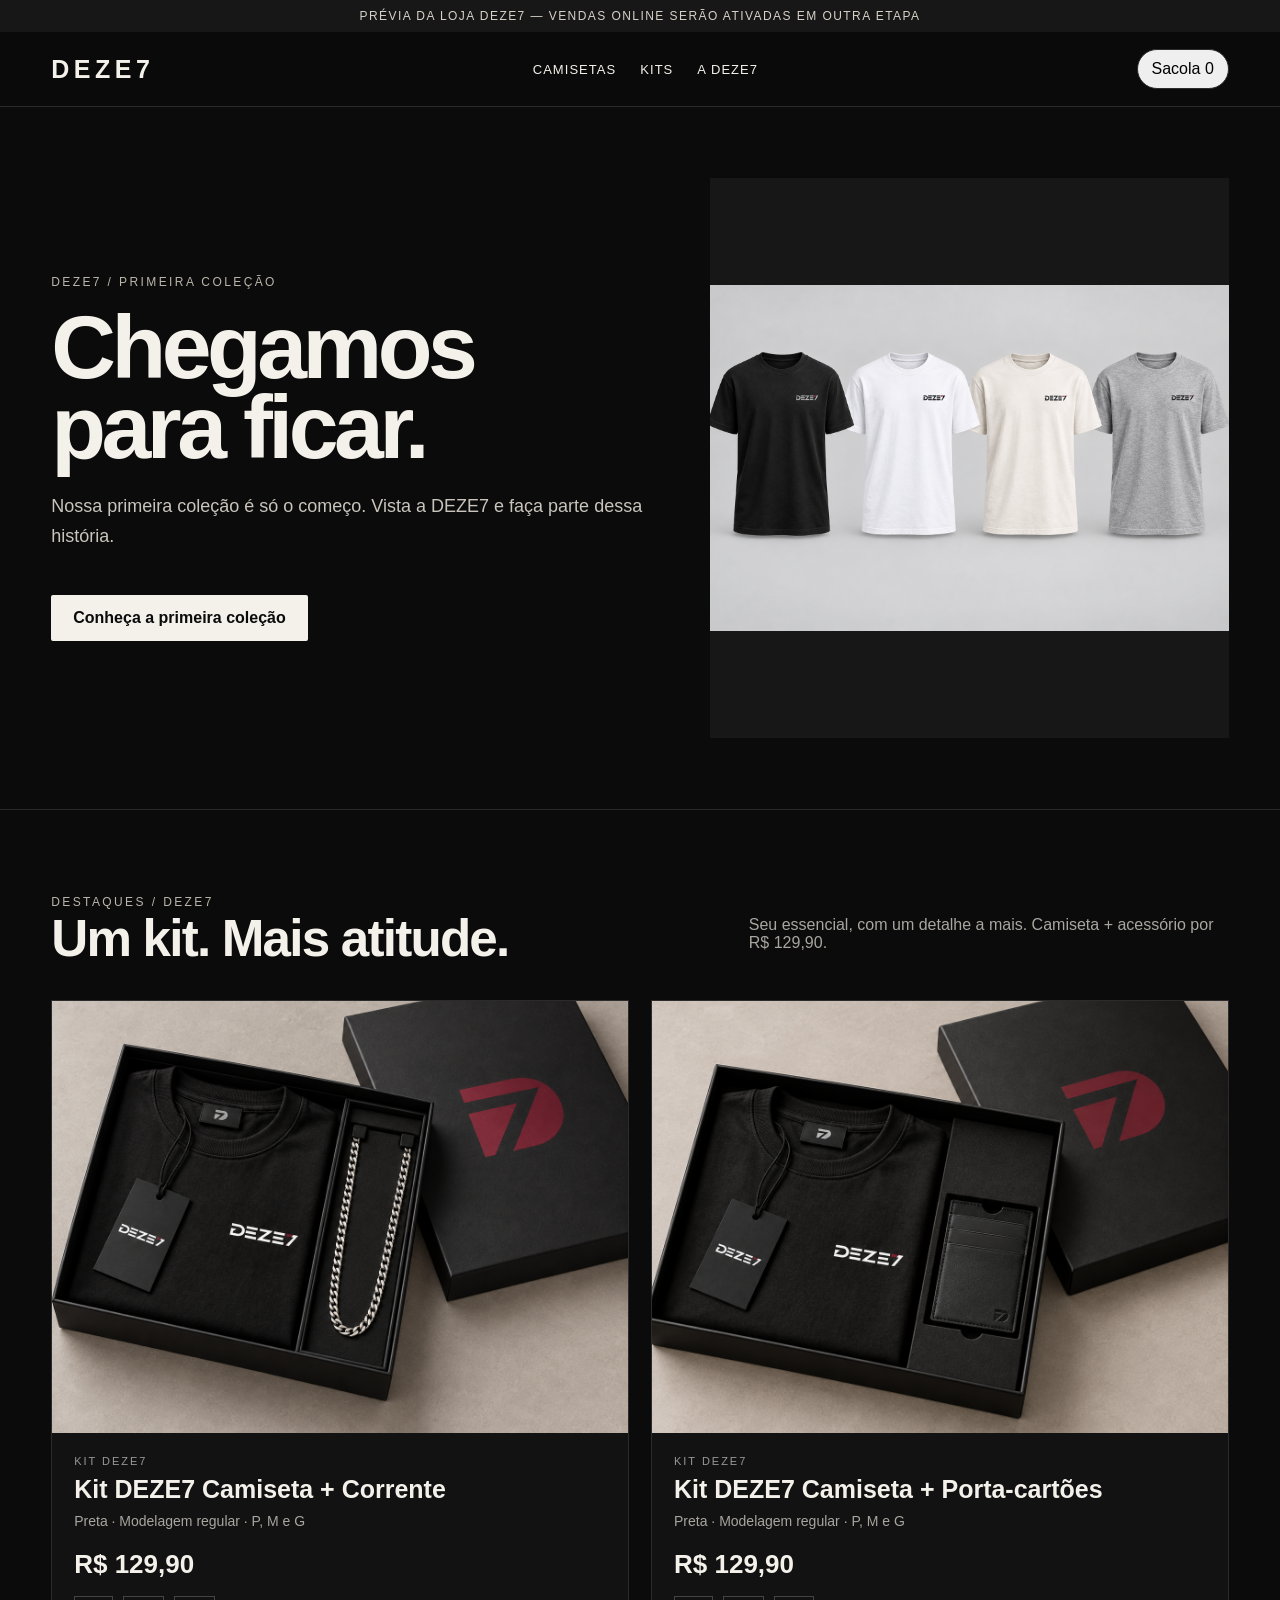
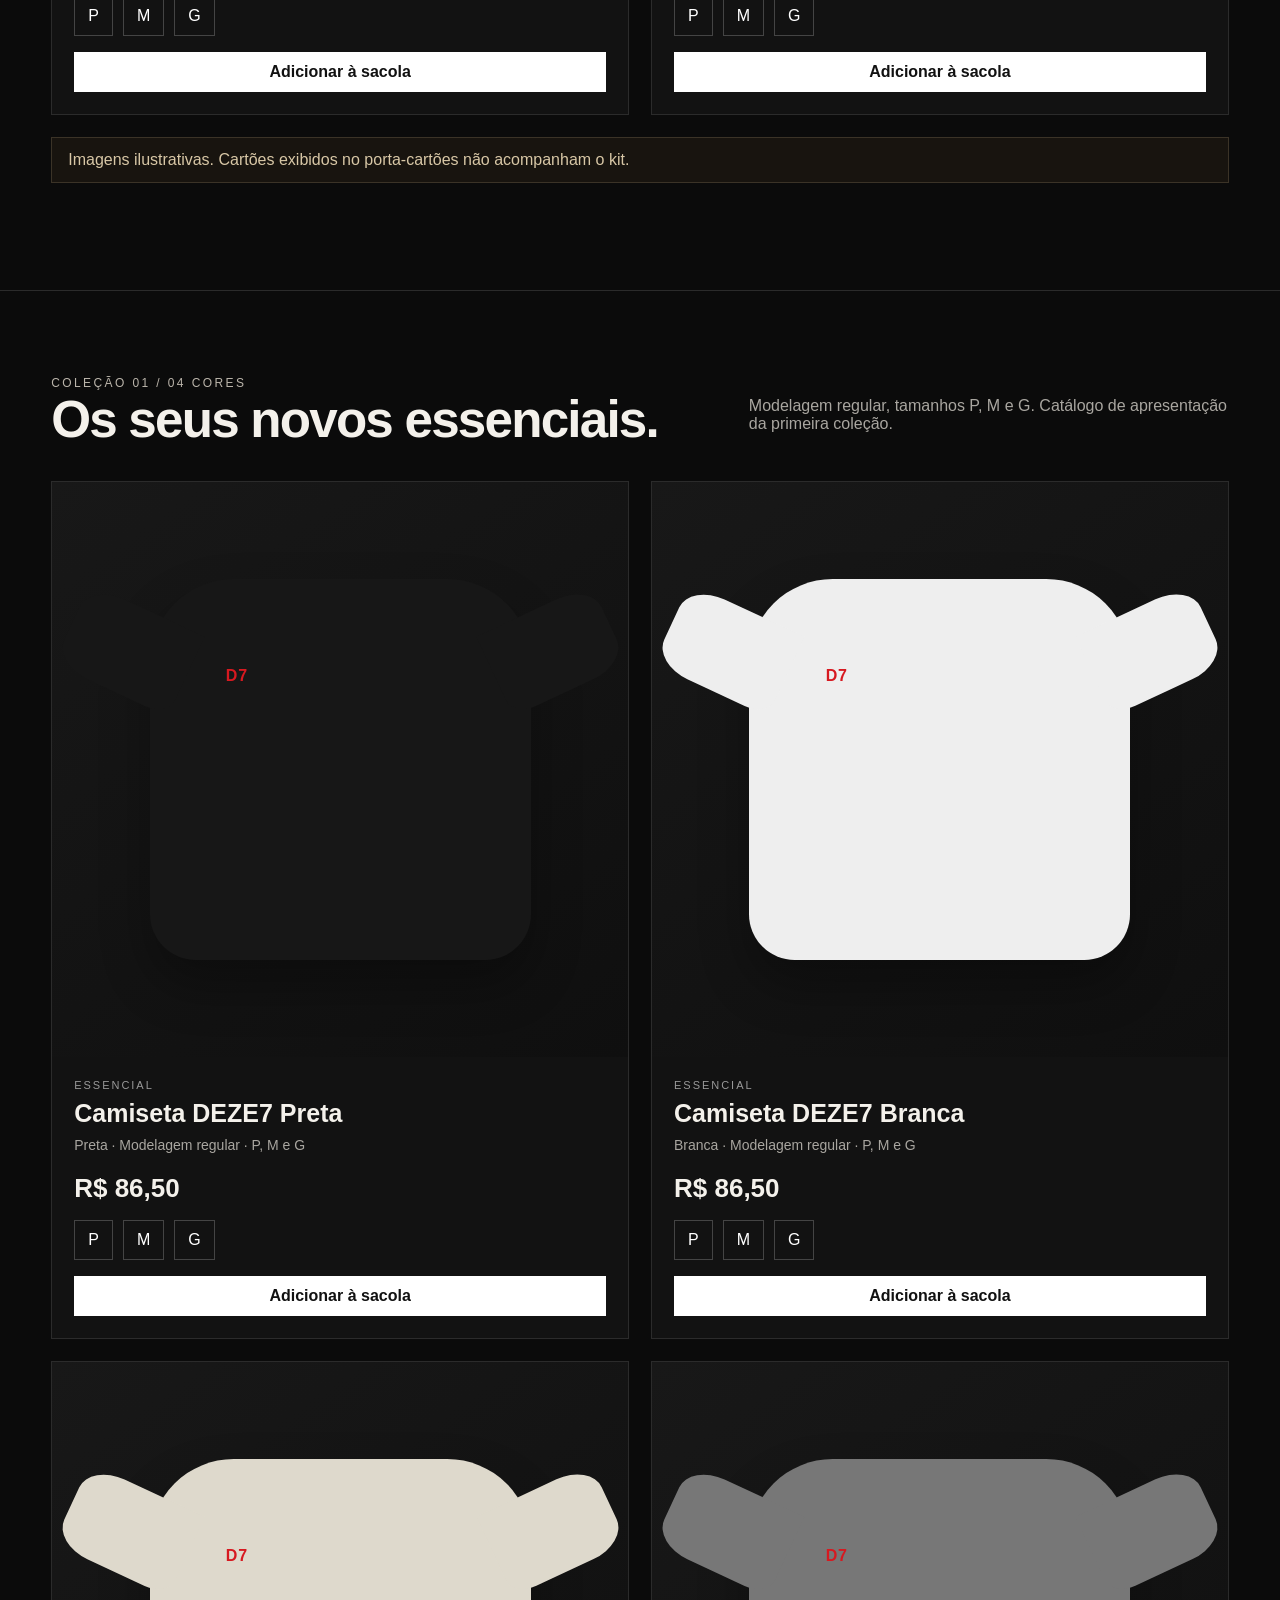
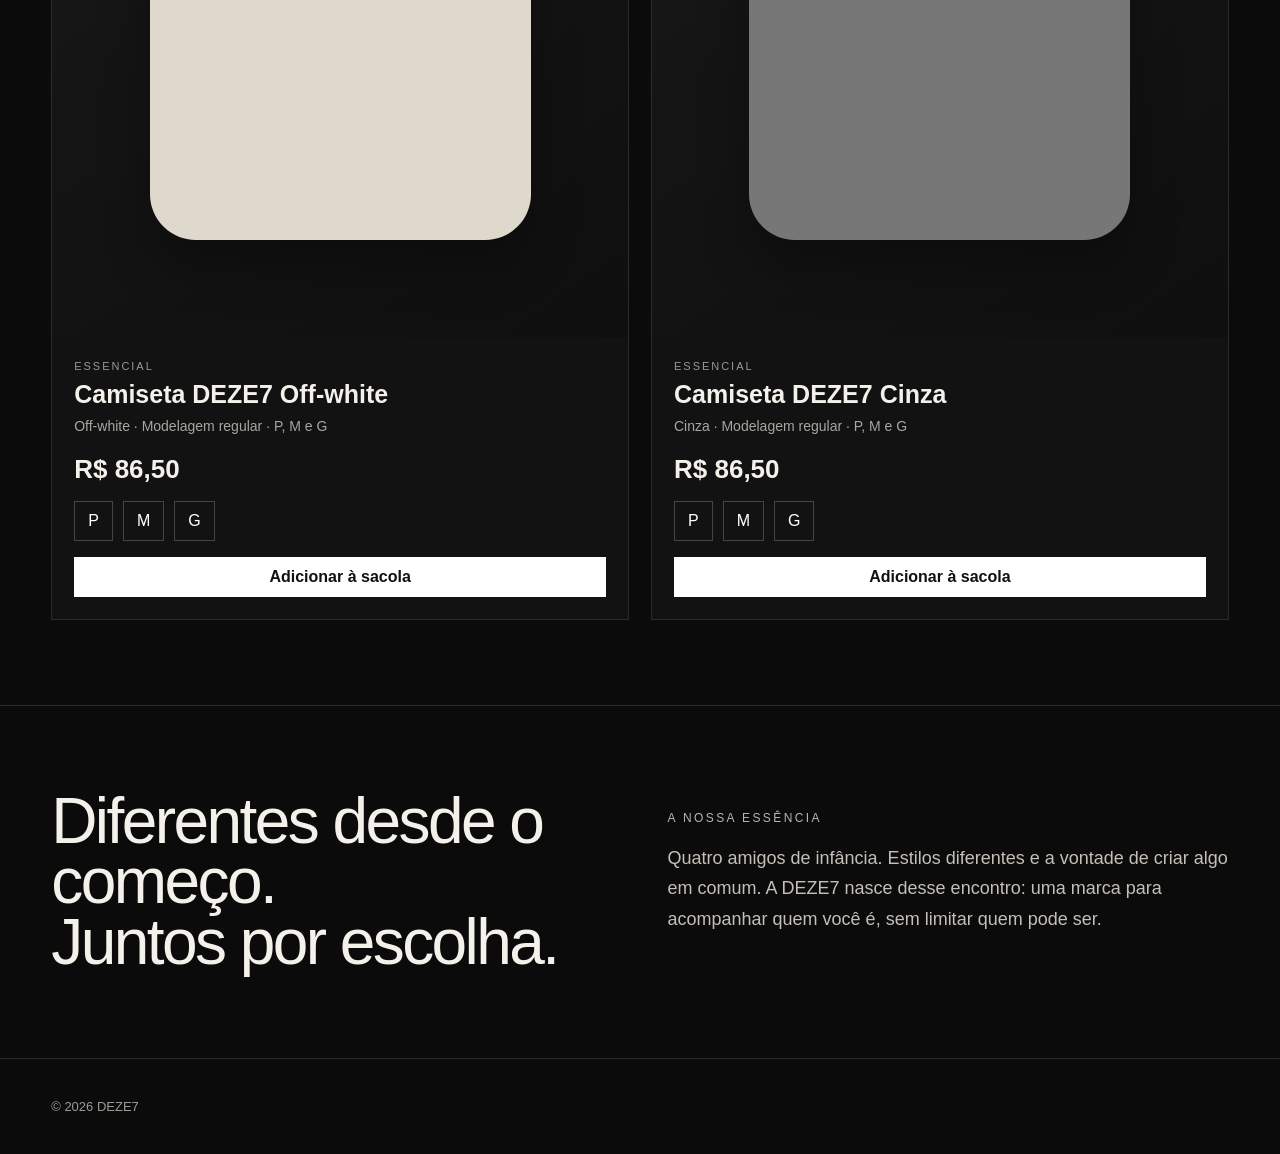
<file: index.html>
<!doctype html><html lang="pt-BR"><head><meta charset="utf-8"><meta name="viewport" content="width=device-width,initial-scale=1"><meta name="theme-color" content="#0b0b0b"><title>DEZE7 — Loja</title><meta name="description" content="DEZE7. Primeira coleção, camisetas e kits."><link rel="manifest" href="manifest.webmanifest"><link rel="stylesheet" href="styles.css"></head><body>
<div class="topbar">PRÉVIA DA LOJA DEZE7 — VENDAS ONLINE SERÃO ATIVADAS EM OUTRA ETAPA</div><nav class="nav"><div class="wrap navin"><a class="brand" href="#inicio">DEZE7</a><div class="links"><a href="#camisetas">CAMISETAS</a><a href="#kits-section">KITS</a><a href="#essencia">A DEZE7</a></div><button class="bag" id="bagBtn">Sacola <span id="cartCount">0</span></button></div></nav>
<main id="inicio"><section class="wrap hero"><div><div class="eyebrow">DEZE7 / PRIMEIRA COLEÇÃO</div><h1>Chegamos<br>para ficar.</h1><p>Nossa primeira coleção é só o começo. Vista a DEZE7 e faça parte dessa história.</p><a class="cta" href="#camisetas">Conheça a primeira coleção</a></div><div class="heroimg"><img src="assets/catalogo-camisetas.png" alt="Coleção DEZE7 em quatro cores"></div></section>
<section class="section" id="kits-section"><div class="wrap"><div class="sectionhead"><div><div class="eyebrow">DESTAQUES / DEZE7</div><h2>Um kit. Mais atitude.</h2></div><p>Seu essencial, com um detalhe a mais. Camiseta + acessório por R$ 129,90.</p></div><div class="grid" id="kits"></div><div class="notice">Imagens ilustrativas. Cartões exibidos no porta-cartões não acompanham o kit.</div></div></section>
<section class="section" id="camisetas"><div class="wrap"><div class="sectionhead"><div><div class="eyebrow">COLEÇÃO 01 / 04 CORES</div><h2>Os seus novos essenciais.</h2></div><p>Modelagem regular, tamanhos P, M e G. Catálogo de apresentação da primeira coleção.</p></div><div class="grid" id="tees"></div></div></section>
<section class="section" id="essencia"><div class="wrap story"><div class="storybig">Diferentes desde o começo.<br>Juntos por escolha.</div><div><div class="eyebrow">A NOSSA ESSÊNCIA</div><p>Quatro amigos de infância. Estilos diferentes e a vontade de criar algo em comum. A DEZE7 nasce desse encontro: uma marca para acompanhar quem você é, sem limitar quem pode ser.</p></div></div></section></main>
<footer class="footer"><div class="wrap">© 2026 DEZE7</div></footer>
<aside class="drawer" id="drawer"><div class="drawerhead"><h2>Sacola</h2><button class="ghost" id="closeCart">Fechar</button></div><div id="cartItems"></div><div class="total">Total: <span id="cartTotal">R$ 0,00</span></div><button class="primary" style="width:100%" id="checkout">Compra online em breve</button><p class="meta">A loja será conectada ao sistema interno de gestão em uma etapa posterior.</p></aside>
<script src="data.js"></script><script type="module" src="app.js"></script></body></html>
</file>
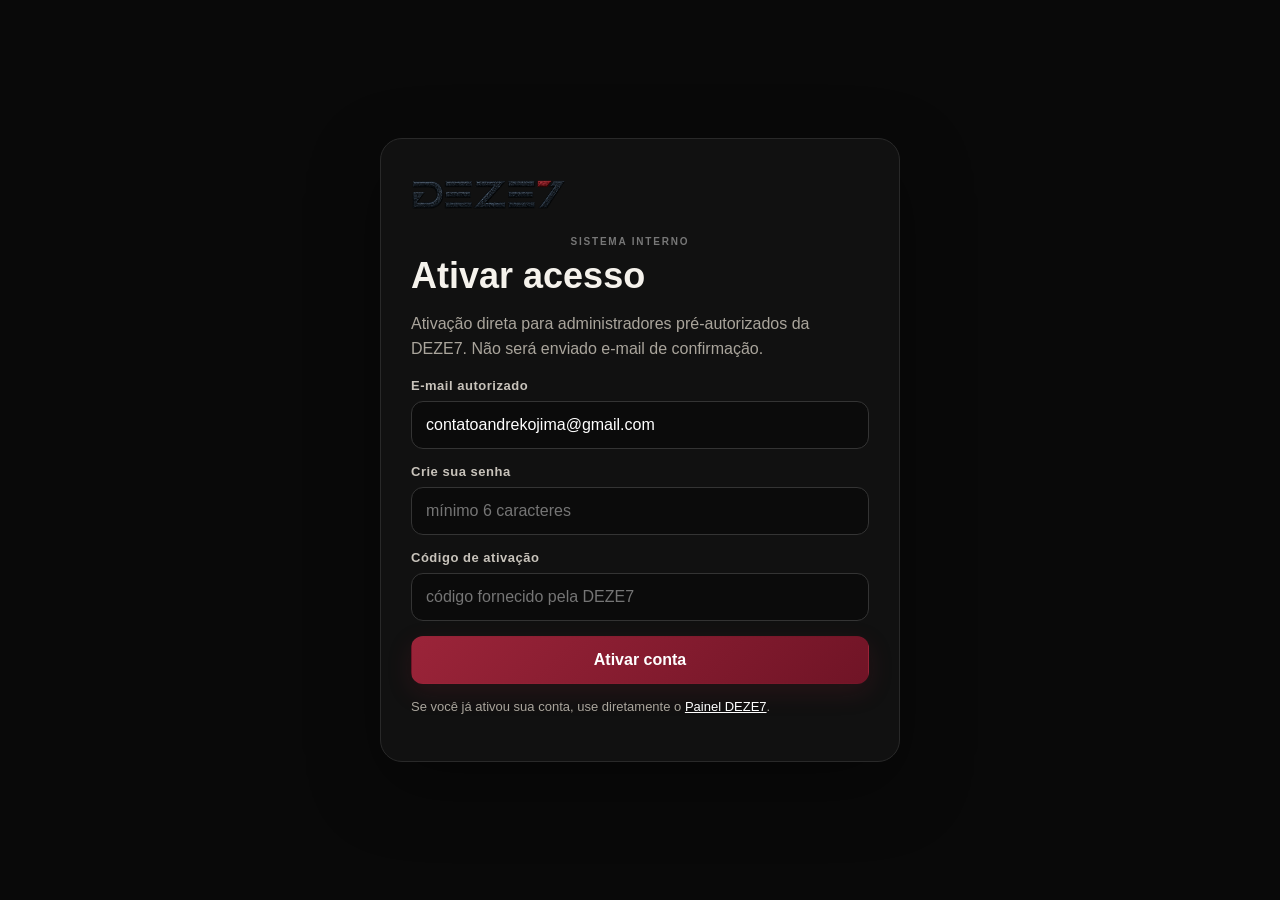
<file: access.html>
<!doctype html>
<html lang="pt-BR">
<head>
  <meta charset="utf-8">
  <meta name="viewport" content="width=device-width,initial-scale=1,viewport-fit=cover">
  <meta name="theme-color" content="#090909">
  <title>DEZE7 — Ativar acesso</title>
  <link rel="stylesheet" href="styles.css">
  <style>
    body{min-height:100vh;background:#090909;color:#f5f2ec}
    .access-page{min-height:100vh;display:grid;place-items:center;padding:22px}
    .access-card{width:min(520px,100%);background:#111;border:1px solid #292929;border-radius:22px;padding:30px;box-shadow:0 24px 70px rgba(0,0,0,.35)}
    .access-logo{width:155px;max-height:62px;object-fit:contain;object-position:left center;margin-bottom:24px}
    .access-card h1{font-size:36px;line-height:1.05;margin:8px 0 10px}
    .access-card p{color:#aaa59c;line-height:1.6}
    .control{display:flex;flex-direction:column;gap:8px;margin:15px 0}
    .control span{font-size:13px;font-weight:700;color:#c8c3bb}
    .control input{background:#0b0b0b;color:#fff;border:1px solid #343434;border-radius:12px;padding:14px;font-size:16px}
    .msg{margin-top:18px;padding:13px 14px;border-radius:12px;display:none;line-height:1.45}
    .msg.ok{display:block;border:1px solid #2d5d3b;background:#0f1a12;color:#d6f0dc}
    .msg.warn{display:block;border:1px solid #725b2d;background:#1d180f;color:#f0dfba}
    .msg.err{display:block;border:1px solid #6b3030;background:#1c1010;color:#ffd0d0}
    .small{font-size:13px;color:#8e8a83}
    .link{color:#fff;text-decoration:underline}
    .hidden{display:none!important}
  </style>
</head>
<body>
  <main class="access-page">
    <section class="access-card">
      <img src="assets/logo-deze7.png" class="access-logo" alt="DEZE7">
      <span class="overline">SISTEMA INTERNO</span>
      <h1>Ativar acesso</h1>
      <p>Ativação direta para administradores pré-autorizados da DEZE7. Não será enviado e-mail de confirmação.</p>

      <form id="form">
        <label class="control"><span>E-mail autorizado</span><input id="email" type="email" autocomplete="username" value="contatoandrekojima@gmail.com" required></label>
        <label class="control"><span>Crie sua senha</span><input id="password" type="password" autocomplete="new-password" minlength="6" placeholder="mínimo 6 caracteres" required></label>
        <label class="control"><span>Código de ativação</span><input id="code" autocomplete="one-time-code" required placeholder="código fornecido pela DEZE7"></label>
        <button id="activate" class="btn btn-primary btn-lg full" type="submit">Ativar conta</button>
      </form>

      <div id="msg" class="msg"></div>

      <div id="success" class="hidden">
        <p><strong>Conta ativada.</strong> Agora entre normalmente no painel.</p>
        <a class="btn btn-secondary btn-lg full" href="admin.html">Abrir painel DEZE7</a>
      </div>

      <p class="small">Se você já ativou sua conta, use diretamente o <a class="link" href="admin.html">Painel DEZE7</a>.</p>
    </section>
  </main>

  <script>
    const ENDPOINT = 'https://vmitpfyqnlsrrrbvgjeo.supabase.co/functions/v1/deze7-activate';
    const $ = id => document.getElementById(id);

    function show(text,type='warn'){
      const el=$('msg');
      el.textContent=text;
      el.className='msg '+type;
    }

    $('form').addEventListener('submit', async (e)=>{
      e.preventDefault();

      const email=$('email').value.trim().toLowerCase();
      const password=$('password').value;
      const code=$('code').value.trim();

      if(!email || !password || !code){
        show('Preencha todos os campos.','err');
        return;
      }
      if(password.length<6){
        show('A senha precisa ter pelo menos 6 caracteres.','err');
        return;
      }

      const btn=$('activate');
      btn.disabled=true;
      btn.textContent='Ativando...';
      show('Validando autorização e criando a conta...','warn');

      try{
        const res = await fetch(ENDPOINT,{
          method:'POST',
          headers:{'Content-Type':'application/json'},
          body:JSON.stringify({email,password,code}),
          cache:'no-store'
        });

        const data = await res.json().catch(()=>({}));
        if(!res.ok || !data.ok){
          throw new Error(data.error || ('Falha na ativação (HTTP '+res.status+').'));
        }

        show(data.message || 'Conta ativada com sucesso.','ok');
        $('form').classList.add('hidden');
        $('success').classList.remove('hidden');
      }catch(err){
        const msg = String(err && err.message ? err.message : err);
        if(msg.toLowerCase().includes('failed to fetch')){
          show('O navegador bloqueou a comunicação com o servidor. Atualize esta página e tente novamente pelo Chrome.','err');
        }else{
          show(msg,'err');
        }
      }finally{
        btn.disabled=false;
        btn.textContent='Ativar conta';
      }
    });
  </script>
</body>
</html>
</file>
<file: styles.css>
:root{--bg:#0b0b0b;--panel:#121212;--text:#f4f1eb;--muted:#a9a6a0;--line:#2b2b2b;--accent:#d71920;--paper:#ece8df}
*{box-sizing:border-box}html{scroll-behavior:smooth}body{margin:0;background:var(--bg);color:var(--text);font-family:Inter,Arial,sans-serif}a{color:inherit;text-decoration:none}button,input,select{font:inherit}.wrap{width:min(1180px,92vw);margin:auto}.topbar{background:#171717;color:#d7d2c8;text-align:center;padding:9px 12px;font-size:12px;letter-spacing:.12em}.nav{position:sticky;top:0;z-index:10;background:rgba(11,11,11,.94);backdrop-filter:blur(12px);border-bottom:1px solid var(--line)}.navin{height:74px;display:flex;align-items:center;justify-content:space-between;gap:22px}.brand{font-weight:900;letter-spacing:.18em;font-size:25px}.links{display:flex;gap:24px;font-size:13px;letter-spacing:.08em}.bag{border:1px solid var(--line);padding:10px 14px;border-radius:999px}.hero{min-height:78vh;display:grid;grid-template-columns:1.08fr .92fr;align-items:center;gap:50px;padding:70px 0}.eyebrow{font-size:12px;letter-spacing:.2em;color:#bbb5ab}.hero h1{font-size:clamp(48px,7vw,104px);line-height:.9;margin:18px 0 24px;letter-spacing:-.05em}.hero p{max-width:620px;color:#c9c5bd;font-size:18px;line-height:1.65}.cta{display:inline-flex;margin-top:26px;padding:14px 22px;background:var(--text);color:#0b0b0b;font-weight:800;border-radius:2px}.heroimg{background:#171717;min-height:560px;display:flex;align-items:center;justify-content:center;overflow:hidden}.heroimg img{width:100%;height:100%;object-fit:cover}.section{padding:85px 0;border-top:1px solid var(--line)}.sectionhead{display:flex;justify-content:space-between;align-items:end;gap:20px;margin-bottom:32px}.sectionhead h2{font-size:clamp(34px,4vw,58px);margin:0;letter-spacing:-.035em}.sectionhead p{color:var(--muted);max-width:480px}.grid{display:grid;grid-template-columns:repeat(2,1fr);gap:22px}.card{background:var(--panel);border:1px solid var(--line);overflow:hidden}.cardimg{aspect-ratio:4/3;background:#1a1a1a;display:flex;align-items:center;justify-content:center}.cardimg img{width:100%;height:100%;object-fit:cover}.cardbody{padding:22px}.kicker{font-size:11px;letter-spacing:.18em;color:#999}.card h3{margin:8px 0 7px;font-size:25px}.meta{color:var(--muted);font-size:14px;line-height:1.55}.price{font-size:26px;font-weight:800;margin-top:16px}.row{display:flex;gap:10px;align-items:center;flex-wrap:wrap}.sizebtn,.primary,.ghost{border:1px solid #444;background:transparent;color:#fff;padding:10px 13px;cursor:pointer}.sizebtn.active{background:#fff;color:#111}.primary{background:#fff;color:#111;border-color:#fff;font-weight:800}.ghost{color:#ccc}.product-visual{aspect-ratio:1/1;background:linear-gradient(145deg,#181818,#0f0f0f);display:flex;align-items:center;justify-content:center;padding:34px}.shirt{width:75%;height:75%;border-radius:22% 22% 12% 12%;position:relative;box-shadow:0 25px 50px rgba(0,0,0,.3)}.shirt:before,.shirt:after{content:"";position:absolute;top:7%;width:33%;height:23%;background:inherit}.shirt:before{left:-22%;transform:rotate(25deg);border-radius:30% 0 20% 30%}.shirt:after{right:-22%;transform:rotate(-25deg);border-radius:0 30% 30% 20%}.shirtlogo{position:absolute;left:20%;top:23%;font-weight:900;font-size:16px;color:#d71920;letter-spacing:.05em}.story{display:grid;grid-template-columns:1fr 1fr;gap:55px;align-items:center}.storybig{font-size:clamp(40px,5vw,78px);line-height:.95;letter-spacing:-.04em}.story p{color:#c5c0b7;font-size:18px;line-height:1.7}.footer{border-top:1px solid var(--line);padding:40px 0;color:#9f9b94;font-size:13px}.notice{padding:13px 16px;border:1px solid #3b3327;background:#18140f;color:#d8c7a6;margin:22px 0}.drawer{position:fixed;right:0;top:0;width:min(430px,100vw);height:100vh;background:#101010;border-left:1px solid var(--line);z-index:30;padding:24px;transform:translateX(100%);transition:.25s;overflow:auto}.drawer.open{transform:translateX(0)}.drawerhead{display:flex;justify-content:space-between;align-items:center}.cartitem{padding:16px 0;border-bottom:1px solid var(--line)}.total{font-size:22px;font-weight:800;margin:20px 0}.admin-shell{min-height:100vh}.adminnav{border-bottom:1px solid var(--line);background:#101010}.adminnav .wrap{display:flex;justify-content:space-between;align-items:center;padding:18px 0}.adminmain{padding:38px 0}.stats{display:grid;grid-template-columns:repeat(4,1fr);gap:14px;margin:24px 0}.stat{background:#131313;border:1px solid var(--line);padding:20px}.stat strong{display:block;font-size:30px;margin-top:8px}.tablewrap{overflow:auto;border:1px solid var(--line);background:#111}.table{width:100%;border-collapse:collapse;min-width:850px}.table th,.table td{text-align:left;padding:14px;border-bottom:1px solid var(--line);font-size:14px}.table th{color:#aaa;font-size:11px;letter-spacing:.1em}.formgrid{display:grid;grid-template-columns:repeat(2,1fr);gap:14px}.field{display:flex;flex-direction:column;gap:7px}.field label{color:#aaa;font-size:12px}.field input,.field select{background:#0d0d0d;color:#fff;border:1px solid #333;padding:11px}.login{max-width:420px;margin:100px auto;background:#121212;border:1px solid var(--line);padding:30px}.hidden{display:none!important}.pill{display:inline-flex;border:1px solid #333;border-radius:999px;padding:5px 9px;font-size:11px;color:#bbb}.ok{color:#93d7a1}.warn{color:#e3b86b}.danger{color:#ef8e8e}
@media(max-width:800px){.links{display:none}.hero,.story{grid-template-columns:1fr}.hero{padding:42px 0}.heroimg{min-height:360px}.grid,.stats,.formgrid{grid-template-columns:1fr}.section{padding:58px 0}.navin{height:64px}}

button:disabled{opacity:.45;cursor:not-allowed}.sizebtn:disabled{text-decoration:line-through}.table select{background:#0d0d0d;color:#fff;border:1px solid #333;padding:8px}

/* ===== DEZE7 Gestão Interna — redesign premium ===== */
:root{--d7-bg:#080808;--d7-panel:#111;--d7-panel-2:#151515;--d7-panel-3:#191919;--d7-line:#282828;--d7-line-soft:#202020;--d7-text:#f4f2ed;--d7-muted:#8e8d89;--d7-accent:#8c2033;--d7-accent-bright:#b83049;--d7-good:#79c68a;--d7-warn:#e3b35d;--d7-bad:#eb737b;--d7-radius:18px;--d7-shadow:0 18px 60px rgba(0,0,0,.22)}
.mgmt-body{margin:0;background:var(--d7-bg);color:var(--d7-text);font-family:Inter,ui-sans-serif,system-ui,-apple-system,BlinkMacSystemFont,"Segoe UI",sans-serif;min-height:100vh;-webkit-font-smoothing:antialiased}.mgmt-body *{box-sizing:border-box}.mgmt-body button,.mgmt-body input,.mgmt-body select,.mgmt-body textarea{font:inherit}.hidden,.permission-hidden{display:none!important}.muted{color:var(--d7-muted)}.overline{font-size:10px;letter-spacing:.18em;font-weight:700;color:#777;text-transform:uppercase}.full{width:100%}.mt-24{margin-top:24px}.positive{color:var(--d7-good)}.negative{color:var(--d7-bad)}
.toast{position:fixed;right:24px;top:24px;z-index:1000;max-width:min(420px,calc(100vw - 32px));background:#171717;border:1px solid #313131;border-radius:14px;padding:14px 16px;box-shadow:0 18px 50px #0008;transform:translateY(-18px);opacity:0;pointer-events:none;transition:.22s}.toast.show{opacity:1;transform:none}.toast.ok{border-color:#285c35}.toast.warn{border-color:#6b5120}.toast.error{border-color:#6b272d}
.btn{border:1px solid transparent;border-radius:12px;padding:11px 16px;cursor:pointer;transition:.18s;font-weight:700}.btn:disabled{opacity:.45;cursor:not-allowed}.btn-primary{background:linear-gradient(135deg,#9b2439,#701426);color:#fff;box-shadow:0 8px 24px rgba(140,32,51,.18)}.btn-primary:hover{filter:brightness(1.08);transform:translateY(-1px)}.btn-secondary{background:#171717;color:#e9e6df;border-color:#333}.btn-secondary:hover{background:#1e1e1e}.btn-lg{padding:14px 18px}.icon-btn{display:inline-grid;place-items:center;width:38px;height:38px;border:1px solid var(--d7-line);border-radius:11px;background:#111;color:#ddd;cursor:pointer}.icon-btn:hover{background:#1a1a1a}.text-btn{background:none;border:0;color:#c78b96;padding:0;cursor:pointer;font-size:12px;font-weight:700}.text-btn:hover{color:#fff}.tag,.status-chip{display:inline-flex;align-items:center;padding:5px 9px;border-radius:999px;background:#1d1d1d;border:1px solid #2f2f2f;color:#bdbab4;font-size:11px}.metric-pill{display:inline-flex;padding:6px 10px;border-radius:999px;border:1px solid #303030;background:#171717;color:#ddd;font-size:12px;font-weight:700}
/* login */
.mgmt-login{min-height:100vh;background:#070707;display:grid;place-items:center;padding:24px}.login-shell{width:min(1080px,100%);min-height:620px;display:grid;grid-template-columns:1.1fr .9fr;border:1px solid #222;border-radius:28px;overflow:hidden;background:#0d0d0d;box-shadow:0 40px 120px #000}.login-brand-panel{position:relative;padding:48px;display:flex;flex-direction:column;justify-content:space-between;background:radial-gradient(circle at 22% 20%,rgba(140,32,51,.28),transparent 36%),linear-gradient(145deg,#151515,#090909 64%);overflow:hidden}.login-brand-panel:after{content:"";position:absolute;width:440px;height:440px;border:1px solid #ffffff0c;border-radius:50%;right:-150px;bottom:-190px;box-shadow:0 0 0 60px #ffffff05,0 0 0 120px #ffffff03}.login-logo{width:min(330px,72%);height:auto;object-fit:contain;filter:brightness(1.35)}.login-copy{position:relative;z-index:1;max-width:520px}.login-copy h1{font-size:clamp(42px,5vw,70px);line-height:.95;letter-spacing:-.055em;margin:14px 0 20px}.login-copy p{color:#aaa7a1;max-width:420px;font-size:17px;line-height:1.65}.login-proof{position:relative;z-index:1;display:flex;align-items:center;gap:9px;color:#888;font-size:12px}.login-proof span{width:8px;height:8px;border-radius:50%;background:var(--d7-accent-bright);box-shadow:0 0 16px #b83049}.login-form-panel{display:grid;place-items:center;padding:44px;background:#0b0b0b}.login-card{width:min(390px,100%)}.login-card h2{font-size:36px;margin:9px 0 7px;letter-spacing:-.04em}.login-card form{display:grid;gap:15px;margin-top:28px}
/* controls */
.control{display:flex;flex-direction:column;gap:7px}.control>span{color:#92908b;font-size:11px;font-weight:700;letter-spacing:.04em}.control input,.control select,.control textarea,.search input{width:100%;background:#0e0e0e;color:#f4f2ed;border:1px solid #2b2b2b;border-radius:11px;padding:12px 13px;outline:none;transition:.18s}.control textarea{resize:vertical}.control input:focus,.control select:focus,.control textarea:focus,.search:focus-within{border-color:#62303b;box-shadow:0 0 0 3px rgba(140,32,51,.09)}.field-row{display:grid;grid-template-columns:1fr 1fr;gap:10px}.form-grid{display:grid;gap:14px}.form-grid.four{grid-template-columns:repeat(4,minmax(0,1fr))}.span-2{grid-column:span 2}.form-actions{display:flex;gap:10px;margin-top:18px}.search{display:flex;align-items:center;gap:7px;background:#0e0e0e;border:1px solid #2a2a2a;border-radius:12px;padding-left:12px;color:#777;min-width:290px}.search input{border:0;background:transparent;padding-left:2px}.search.small{min-width:230px}.search.standalone{margin-bottom:18px;max-width:480px}.compact-control{min-width:180px}
/* shell */
.app-shell{min-height:100vh;display:grid;grid-template-columns:258px minmax(0,1fr)}.sidebar{position:sticky;top:0;height:100vh;background:#0b0b0b;border-right:1px solid #202020;padding:24px 18px 18px;display:flex;flex-direction:column;z-index:50}.sidebar-brand{padding:4px 10px 22px;border-bottom:1px solid #1f1f1f}.sidebar-brand img{width:146px;display:block;filter:brightness(1.35)}.sidebar-brand span{display:block;color:#5d5d5d;font-size:9px;letter-spacing:.23em;margin-top:10px}.side-nav{display:grid;gap:4px;padding:22px 0;margin-bottom:auto}.nav-item{display:flex;align-items:center;gap:12px;border:0;background:transparent;color:#888;padding:11px 12px;border-radius:12px;text-align:left;cursor:pointer;transition:.16s}.nav-item:hover{background:#121212;color:#ddd}.nav-item.active{background:linear-gradient(90deg,rgba(140,32,51,.16),rgba(140,32,51,.04));color:#fff}.nav-mark{width:8px;height:8px;border:1px solid #555;border-radius:50%;transition:.16s}.nav-item.active .nav-mark{border-color:var(--d7-accent-bright);background:var(--d7-accent-bright);box-shadow:0 0 14px rgba(184,48,73,.55)}.sidebar-user{border-top:1px solid #202020;padding:17px 6px 0;display:grid;grid-template-columns:38px minmax(0,1fr) 38px;align-items:center;gap:10px}.avatar,.contact-avatar{display:grid;place-items:center;border-radius:12px;background:linear-gradient(145deg,#242424,#121212);border:1px solid #333;color:#ddd;font-size:11px;font-weight:800;letter-spacing:.04em}.avatar{width:38px;height:38px}.sidebar-user-copy{min-width:0}.sidebar-user-copy strong,.sidebar-user-copy span{display:block;overflow:hidden;text-overflow:ellipsis;white-space:nowrap}.sidebar-user-copy strong{font-size:12px}.sidebar-user-copy span{font-size:10px;color:#777;margin-top:3px}.app-main{min-width:0}.topbar-app{position:sticky;top:0;z-index:30;display:flex;align-items:center;justify-content:space-between;gap:20px;padding:25px 34px 21px;background:rgba(8,8,8,.88);backdrop-filter:blur(18px);border-bottom:1px solid #191919}.page-heading h1{margin:5px 0 2px;font-size:31px;letter-spacing:-.04em}.page-heading p{margin:0;font-size:12px}.top-actions{display:flex;align-items:center;gap:10px}.date-chip{color:#888;border:1px solid #252525;background:#101010;border-radius:11px;padding:10px 12px;font-size:11px;text-transform:capitalize}.content{padding:30px 34px 70px;max-width:1800px}.view{animation:fadeIn .18s ease}@keyframes fadeIn{from{opacity:0;transform:translateY(4px)}to{opacity:1;transform:none}}.mobile-only{display:none}
/* panels + kpis */
.panel{background:linear-gradient(180deg,#111,#0f0f0f);border:1px solid #252525;border-radius:var(--d7-radius);padding:20px;box-shadow:var(--d7-shadow)}.panel-head{display:flex;align-items:flex-start;justify-content:space-between;gap:16px;margin-bottom:18px}.panel-head h2,.section-toolbar h2{margin:4px 0 0;font-size:22px;letter-spacing:-.03em}.section-toolbar{display:flex;align-items:flex-end;justify-content:space-between;gap:18px;margin-bottom:22px}.section-toolbar p{margin:6px 0 0;font-size:13px}.toolbar-actions{display:flex;align-items:center;gap:10px}.hero-kpis{display:grid;grid-template-columns:repeat(4,minmax(0,1fr));gap:14px}.kpi-card{background:#101010;border:1px solid #252525;border-radius:16px;padding:18px;min-height:130px}.kpi-card.featured{background:radial-gradient(circle at 90% 10%,rgba(184,48,73,.18),transparent 40%),#121010;border-color:#3b2228}.kpi-top{display:flex;justify-content:space-between;align-items:center}.kpi-top>span:first-child,.kpi-card>span{color:#8b8984;font-size:11px}.kpi-dot{width:7px;height:7px;border-radius:50%;background:#4c4c4c}.featured .kpi-dot{background:var(--d7-accent-bright)}.kpi-card strong{display:block;font-size:29px;letter-spacing:-.04em;margin-top:23px}.kpi-card small{display:block;color:#666;margin-top:5px;font-size:10px}.quick-grid{display:grid;grid-template-columns:repeat(4,minmax(0,1fr));gap:12px;margin:16px 0 24px}.quick-card{background:#0f0f0f;border:1px solid #232323;border-radius:15px;padding:16px;text-align:left;color:#eee;cursor:pointer;transition:.17s}.quick-card:hover{border-color:#3c2b2f;transform:translateY(-2px);background:#121010}.quick-plus{display:grid;place-items:center;width:27px;height:27px;border-radius:9px;background:#1c1c1c;color:#c37483;margin-bottom:15px}.quick-card strong,.quick-card small{display:block}.quick-card strong{font-size:13px}.quick-card small{color:#686868;font-size:10px;margin-top:5px}.dashboard-grid{display:grid;grid-template-columns:minmax(0,1.6fr) minmax(320px,.7fr);gap:18px}.dashboard-grid.lower{grid-template-columns:1fr 1fr;margin-top:18px}.bar-chart{height:230px;display:flex;align-items:flex-end;gap:3px;border-bottom:1px solid #242424;padding:18px 0 0}.bar-chart.tall{height:265px}.bar-wrap{flex:1;display:flex;align-items:flex-end;height:100%;min-width:2px}.bar{width:100%;min-height:2px;background:linear-gradient(180deg,#a72a40,#52111e);border-radius:3px 3px 0 0;opacity:.92}.bar-wrap:hover .bar{filter:brightness(1.35)}.chart-axis{display:flex;justify-content:space-between;color:#555;font-size:9px;margin-top:8px}.compact-list,.activity-list{display:grid}.compact-row,.activity-row{display:grid;grid-template-columns:48px minmax(0,1fr) auto;align-items:center;gap:12px;padding:10px 0;border-bottom:1px solid #1e1e1e}.compact-row:last-child,.activity-row:last-child{border-bottom:0}.compact-row img{width:46px;height:46px;border-radius:10px;object-fit:cover;background:#181818}.compact-row strong,.compact-row span,.activity-row strong,.activity-row span{display:block}.compact-row strong,.activity-row strong{font-size:11px}.compact-row span,.activity-row span{color:#6f6f6f;font-size:9px;margin-top:3px}.activity-icon{display:grid;place-items:center;width:42px;height:42px;border-radius:12px;background:#191919;color:#8d8b86;font-size:9px}.activity-row>b{font-size:12px}.stock-pill{display:inline-flex;min-width:30px;justify-content:center;padding:5px 7px;border-radius:999px;background:#15251a;color:var(--d7-good);font-size:10px}.stock-pill.low{background:#30250e;color:var(--d7-warn)}.stock-pill.zero{background:#32171b;color:#ef8b94}.money-stack{display:grid}.money-stack>div{display:flex;align-items:center;justify-content:space-between;padding:12px 0;border-bottom:1px solid #202020}.money-stack span{color:#777;font-size:11px}.money-stack strong{font-size:15px}.money-stack .money-result{border-bottom:0;padding-top:18px}.money-stack .money-result strong{font-size:22px;color:#d9d5ce}
/* POS */
.pos-layout{display:grid;grid-template-columns:minmax(0,1fr) 380px;gap:20px;align-items:start}.pos-product-grid{display:grid;grid-template-columns:repeat(3,minmax(0,1fr));gap:14px}.pos-card{background:#101010;border:1px solid #242424;border-radius:16px;overflow:hidden;transition:.16s}.pos-card:hover{border-color:#3b3133;transform:translateY(-2px)}.pos-image{position:relative;aspect-ratio:4/4.7;background:#171717;overflow:hidden}.pos-image img{width:100%;height:100%;object-fit:cover}.design-chip{position:absolute;left:10px;bottom:10px;background:rgba(9,9,9,.82);backdrop-filter:blur(8px);border:1px solid #ffffff17;border-radius:999px;padding:5px 8px;font-size:9px}.pos-card-body{padding:13px}.pos-card-body h3{font-size:12px;line-height:1.35;margin:0 0 9px}.product-meta{display:flex;align-items:center;justify-content:space-between;gap:8px;color:#777;font-size:10px}.product-meta strong{color:#eee;font-size:12px}.size-stock-row{display:flex;gap:6px;margin-top:12px}.size-stock{flex:1;border:1px solid #2d2d2d;background:#151515;color:#eee;border-radius:9px;padding:7px 5px;cursor:pointer}.size-stock span,.size-stock small{display:block}.size-stock span{font-size:10px;font-weight:800}.size-stock small{color:#777;font-size:8px;margin-top:2px}.size-stock:hover:not(:disabled){border-color:#6d3040;background:#1a1114}.size-stock.soldout{opacity:.38;cursor:not-allowed}.sticky-panel{position:sticky;top:116px;max-height:calc(100vh - 140px);overflow:auto}.cart-head{display:flex;align-items:flex-start;justify-content:space-between;margin-bottom:10px}.cart-head h2{margin:4px 0 0}.sale-cart-list{display:grid}.cart-line{display:grid;grid-template-columns:54px minmax(0,1fr) auto;gap:10px;padding:12px 0;border-bottom:1px solid #202020}.cart-line img{width:54px;height:62px;object-fit:cover;border-radius:10px;background:#181818}.cart-line-main strong,.cart-line-main span{display:block}.cart-line-main strong{font-size:10px}.cart-line-main span{color:#6f6f6f;font-size:9px;margin-top:3px}.qty-control{display:inline-flex;align-items:center;gap:8px;margin-top:8px}.qty-control button{width:23px;height:23px;border:1px solid #2b2b2b;border-radius:7px;background:#161616;color:#ddd;cursor:pointer}.qty-control b{font-size:10px}.cart-line-side{text-align:right}.cart-line-side>strong{font-size:10px}.remove-btn{display:block;margin:12px 0 0 auto;background:none;border:0;color:#666;cursor:pointer}.sale-fields{display:grid;gap:10px;margin-top:18px;padding-top:16px;border-top:1px solid #222}.cart-summary{margin:16px 0}.cart-summary>div{display:flex;justify-content:space-between;padding:5px 0;color:#777;font-size:10px}.cart-summary strong{color:#d7d4cd}.cart-summary .cart-total{border-top:1px solid #292929;margin-top:7px;padding-top:12px;font-size:13px}.cart-total strong{font-size:21px;color:#fff}
/* products */
.editor-panel{margin-bottom:20px}.products-grid{display:grid;grid-template-columns:repeat(4,minmax(0,1fr));gap:15px}.product-card{background:#101010;border:1px solid #242424;border-radius:18px;overflow:hidden}.product-photo{position:relative;aspect-ratio:4/4.5;background:#171717}.product-photo img{width:100%;height:100%;object-fit:cover}.product-badges{position:absolute;left:10px;right:10px;bottom:10px;display:flex;gap:6px;flex-wrap:wrap}.product-badges span{padding:5px 8px;border-radius:999px;background:rgba(8,8,8,.82);border:1px solid #ffffff16;font-size:8px}.product-card-content{padding:15px}.product-title-row{display:flex;align-items:flex-start;justify-content:space-between;gap:10px}.product-title-row h3{font-size:12px;line-height:1.4;margin:0}.status-dot{width:8px;height:8px;border-radius:50%;margin-top:4px;background:#555}.status-dot.on{background:var(--d7-good)}.status-dot.off{background:var(--d7-bad)}.product-numbers{display:grid;grid-template-columns:repeat(2,1fr);gap:10px;margin:16px 0}.product-numbers div{padding:10px;border:1px solid #232323;border-radius:10px;background:#0d0d0d}.product-numbers span,.product-numbers strong{display:block}.product-numbers span{color:#666;font-size:8px}.product-numbers strong{font-size:11px;margin-top:5px}
/* stock */
.stock-summary-row,.finance-kpis{display:grid;grid-template-columns:repeat(4,minmax(0,1fr));gap:12px;margin-bottom:18px}.finance-kpis{grid-template-columns:repeat(3,minmax(0,1fr))}.mini-stat{background:#101010;border:1px solid #242424;border-radius:14px;padding:14px}.mini-stat span,.mini-stat strong{display:block}.mini-stat span{color:#74726e;font-size:9px}.mini-stat strong{font-size:20px;margin-top:9px}.stock-cards{display:grid}.stock-product{display:grid;grid-template-columns:minmax(260px,.8fr) minmax(0,1.2fr);align-items:center;gap:18px;padding:15px 0;border-bottom:1px solid #202020}.stock-product:last-child{border-bottom:0}.stock-product-info{display:grid;grid-template-columns:64px minmax(0,1fr);gap:12px;align-items:center}.stock-product-info img{width:64px;height:72px;object-fit:cover;border-radius:12px;background:#181818}.stock-product-info strong,.stock-product-info span,.stock-product-info small{display:block}.stock-product-info strong{font-size:11px}.stock-product-info span{color:#777;font-size:9px;margin-top:4px}.stock-product-info small{color:#4f4f4f;font-size:8px;margin-top:5px;white-space:nowrap;overflow:hidden;text-overflow:ellipsis}.stock-sizes{display:grid;grid-template-columns:repeat(3,minmax(92px,1fr));gap:8px}.stock-size-card{border:1px solid #243126;background:#101713;border-radius:12px;padding:10px;text-align:center}.stock-size-card.low{border-color:#4c3a18;background:#17130b}.stock-size-card.zero{border-color:#492329;background:#181012}.stock-size-card span,.stock-size-card strong,.stock-size-card small{display:block}.stock-size-card span{font-size:9px;color:#8a8883}.stock-size-card strong{font-size:22px;margin:3px 0}.stock-size-card small{font-size:8px;color:#5f5f5f}.stock-size-card .text-btn{margin-top:8px}
/* finance */
.finance-list{display:grid}.finance-row{display:grid;grid-template-columns:110px minmax(0,1fr) auto;align-items:center;gap:14px;padding:14px 0;border-bottom:1px solid #202020}.finance-row:last-child{border-bottom:0}.finance-date b,.finance-date span,.finance-desc strong,.finance-desc span{display:block}.finance-date b{font-size:10px}.finance-date span{font-size:8px;color:#777;margin-top:4px}.finance-desc strong{font-size:11px}.finance-desc span{font-size:9px;color:#686868;margin-top:4px}.finance-value{font-weight:800;font-size:13px}
/* contacts */
.customer-grid{display:grid;grid-template-columns:repeat(3,minmax(0,1fr));gap:12px}.contact-card{display:grid;grid-template-columns:48px minmax(0,1fr);gap:12px;background:#101010;border:1px solid #242424;border-radius:16px;padding:15px}.contact-avatar{width:48px;height:48px}.contact-main h3{margin:2px 0 4px;font-size:12px}.contact-main p{margin:0;color:#777;font-size:9px}.contact-stats{display:flex;gap:14px;flex-wrap:wrap;margin-top:13px}.contact-stats span{color:#636363;font-size:8px}.contact-stats b{display:block;color:#d7d4cd;font-size:10px;margin-bottom:3px}.supplier-grid{display:grid;grid-template-columns:repeat(3,minmax(0,1fr));gap:12px}.supplier-card{background:#101010;border:1px solid #242424;border-radius:16px;padding:16px}.supplier-top{display:flex;justify-content:space-between}.supplier-card h3{margin:16px 0 4px;font-size:13px}.supplier-card p{margin:0;color:#777;font-size:9px}.supplier-contact{display:grid;gap:4px;color:#777;font-size:9px;margin-top:14px}.supplier-spend{border-top:1px solid #232323;margin-top:14px;padding-top:12px;display:flex;justify-content:space-between;align-items:center}.supplier-spend span{font-size:8px;color:#666}.supplier-spend strong{font-size:12px}
/* reports */
.report-kpis{display:grid;grid-template-columns:repeat(5,minmax(0,1fr));gap:12px;margin-bottom:18px}.rank-list{display:grid}.rank-row{display:grid;grid-template-columns:32px minmax(0,1fr) auto;align-items:center;gap:11px;padding:10px 0;border-bottom:1px solid #202020}.rank-row:last-child{border-bottom:0}.rank-no{color:#555;font-size:8px}.rank-row strong{font-size:10px}.rank-row>b{font-size:10px}.rank-track{height:3px;background:#1c1c1c;border-radius:9px;margin-top:7px;overflow:hidden}.rank-track i{display:block;height:100%;background:linear-gradient(90deg,#7d1c2e,#bd3f56);border-radius:9px}
/* access */
.staff-list{display:grid}.staff-row{display:grid;grid-template-columns:46px minmax(0,1fr) 180px 90px;align-items:center;gap:12px;padding:12px 0;border-bottom:1px solid #202020}.staff-row:last-child{border-bottom:0}.staff-info strong,.staff-info span{display:block}.staff-info strong{font-size:11px}.staff-info span{font-size:9px;color:#6d6d6d;margin-top:3px}.staff-row select{background:#0e0e0e;color:#ddd;border:1px solid #2c2c2c;border-radius:10px;padding:9px}.switch-label{display:flex;align-items:center;gap:7px;color:#777;font-size:9px}.permission-grid{display:grid;grid-template-columns:repeat(5,minmax(0,1fr));gap:12px;margin-top:18px}.permission-card{background:#101010;border:1px solid #242424;border-radius:15px;padding:16px}.permission-card.accent{border-color:#4b2530;background:#130e10}.permission-card strong{font-size:11px}.permission-card p{color:#777;font-size:9px;line-height:1.55;margin:8px 0 0}
/* tables + empty */
.table-scroll{overflow:auto}.data-table{width:100%;border-collapse:collapse;min-width:760px}.data-table th,.data-table td{padding:12px 11px;border-bottom:1px solid #1f1f1f;text-align:left;font-size:10px;vertical-align:middle}.data-table th{color:#636363;font-size:8px;letter-spacing:.08em;text-transform:uppercase}.data-table tbody tr:hover td{background:#121212}.empty-state{grid-column:1/-1;padding:44px 20px;border:1px dashed #282828;border-radius:14px;color:#666;text-align:center;font-size:11px}.empty-state.compact{padding:18px;border:0}.permission-hidden{display:none!important}
@media(max-width:1400px){.pos-product-grid{grid-template-columns:repeat(2,minmax(0,1fr))}.products-grid{grid-template-columns:repeat(3,minmax(0,1fr))}.permission-grid{grid-template-columns:repeat(3,1fr)}}
@media(max-width:1150px){.app-shell{grid-template-columns:220px minmax(0,1fr)}.sidebar{padding-left:13px;padding-right:13px}.topbar-app,.content{padding-left:24px;padding-right:24px}.hero-kpis,.quick-grid{grid-template-columns:repeat(2,1fr)}.dashboard-grid{grid-template-columns:1fr}.products-grid{grid-template-columns:repeat(2,1fr)}.customer-grid,.supplier-grid{grid-template-columns:repeat(2,1fr)}.report-kpis{grid-template-columns:repeat(3,1fr)}.form-grid.four{grid-template-columns:repeat(2,1fr)}.pos-layout{grid-template-columns:minmax(0,1fr) 340px}.stock-product{grid-template-columns:1fr}.stock-sizes{max-width:520px}}
@media(max-width:860px){.app-shell{display:block}.sidebar{position:fixed;left:0;top:0;width:265px;transform:translateX(-105%);transition:.22s;box-shadow:28px 0 90px #000;z-index:100}.sidebar.open{transform:none}.mobile-only{display:inline-grid}.topbar-app{padding:16px;align-items:center}.content{padding:20px 15px 72px}.page-heading h1{font-size:24px}.page-heading p,.date-chip{display:none}.top-actions .btn{display:none}.hero-kpis,.quick-grid{grid-template-columns:repeat(2,1fr)}.pos-layout{grid-template-columns:1fr}.sticky-panel{position:static;max-height:none}.pos-product-grid{grid-template-columns:repeat(2,1fr)}.products-grid{grid-template-columns:repeat(2,1fr)}.section-toolbar{align-items:flex-start;flex-direction:column}.toolbar-actions{width:100%;flex-wrap:wrap}.search{min-width:0;width:100%}.customer-grid,.supplier-grid{grid-template-columns:1fr}.login-shell{grid-template-columns:1fr;min-height:0}.login-brand-panel{min-height:330px;padding:28px}.login-copy h1{font-size:44px}.login-form-panel{padding:30px}.form-grid.four{grid-template-columns:1fr}.span-2{grid-column:auto}.report-kpis,.stock-summary-row,.finance-kpis{grid-template-columns:repeat(2,1fr)}.permission-grid{grid-template-columns:1fr 1fr}.staff-row{grid-template-columns:42px minmax(0,1fr);}.staff-row select,.staff-row .switch-label{grid-column:2}.finance-row{grid-template-columns:90px minmax(0,1fr) auto}}
@media(max-width:560px){.hero-kpis,.quick-grid,.report-kpis,.stock-summary-row,.finance-kpis{grid-template-columns:1fr 1fr}.kpi-card{min-height:112px;padding:14px}.kpi-card strong{font-size:22px}.quick-card{padding:13px}.pos-product-grid,.products-grid{grid-template-columns:1fr 1fr;gap:9px}.pos-card-body,.product-card-content{padding:10px}.pos-card-body h3,.product-title-row h3{font-size:10px}.product-numbers{grid-template-columns:1fr 1fr;gap:6px}.stock-sizes{grid-template-columns:repeat(3,1fr)}.stock-product-info{grid-template-columns:54px minmax(0,1fr)}.stock-product-info img{width:54px;height:62px}.permission-grid{grid-template-columns:1fr}.login-brand-panel{min-height:285px}.login-logo{width:210px}.login-copy h1{font-size:36px}.login-copy p{font-size:14px}.login-proof{font-size:10px}.login-form-panel{padding:24px}.sale-cart.panel{padding:14px}}
</file>
